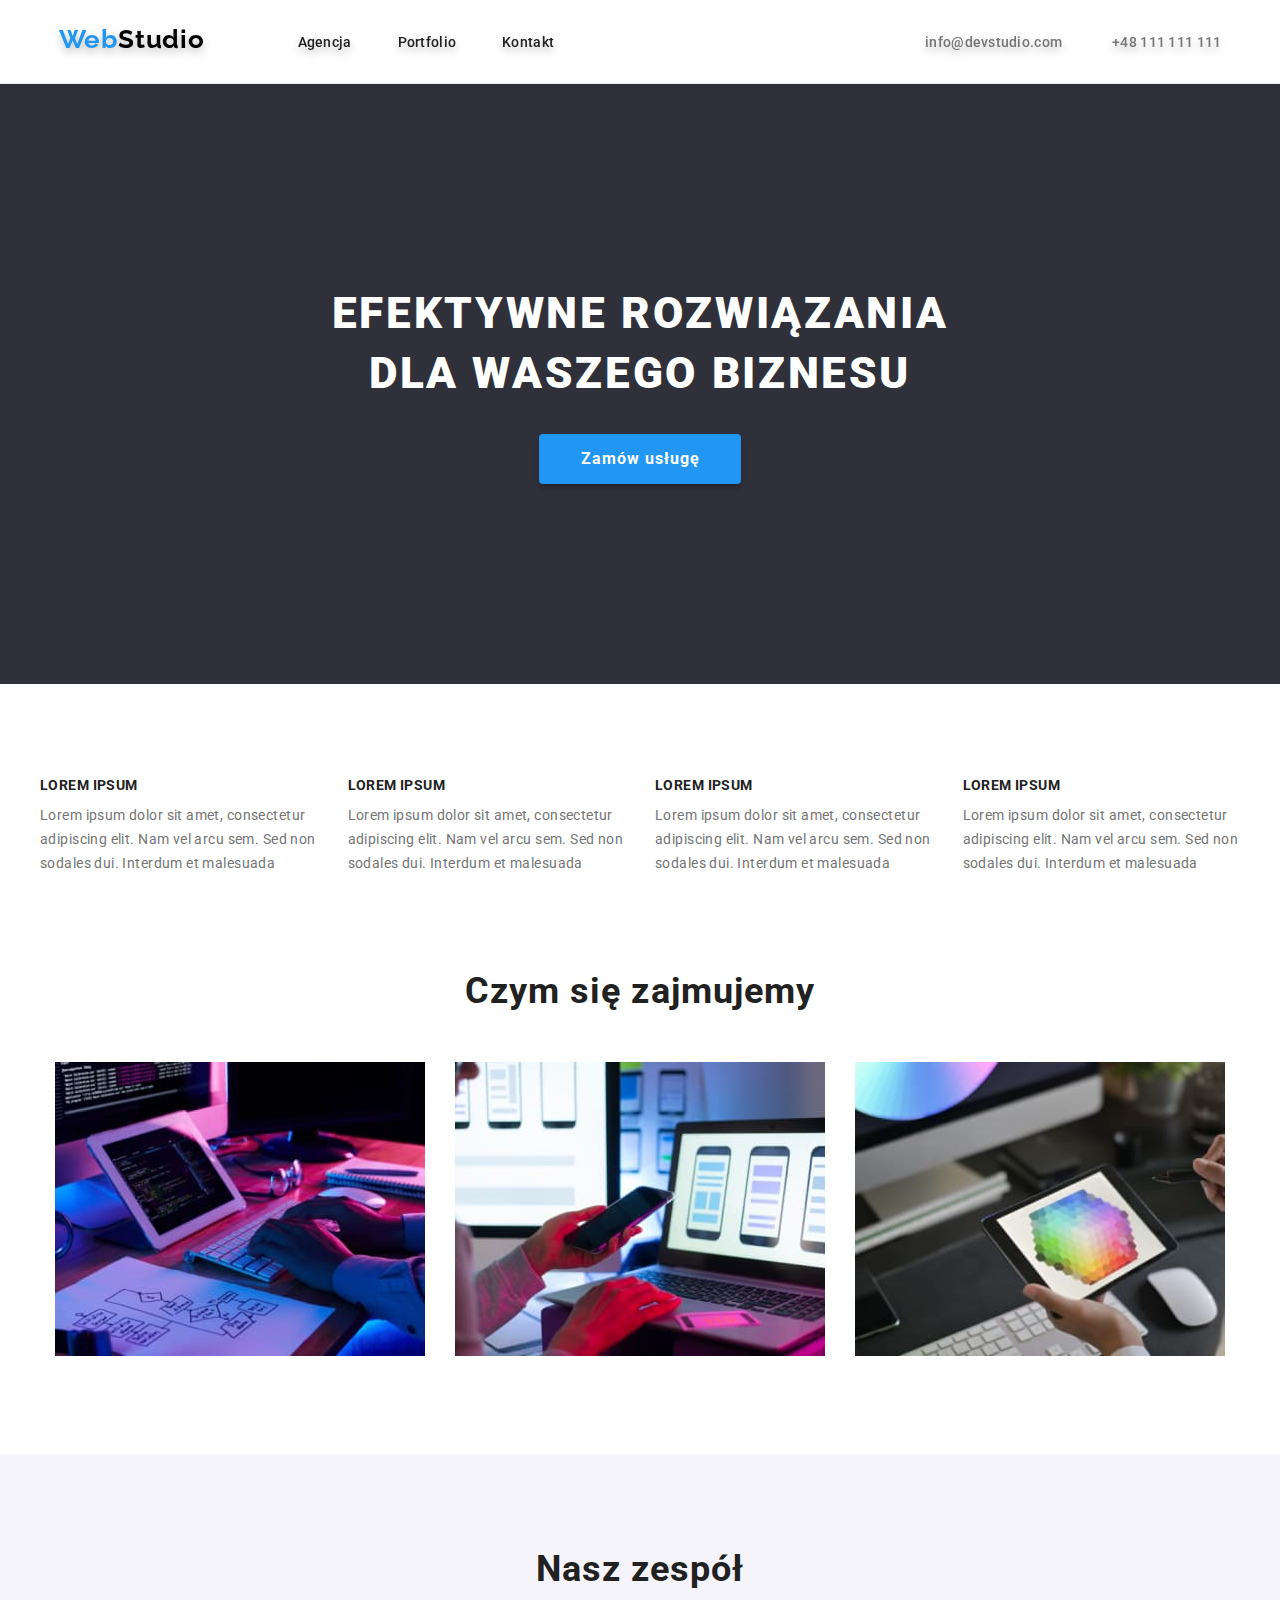
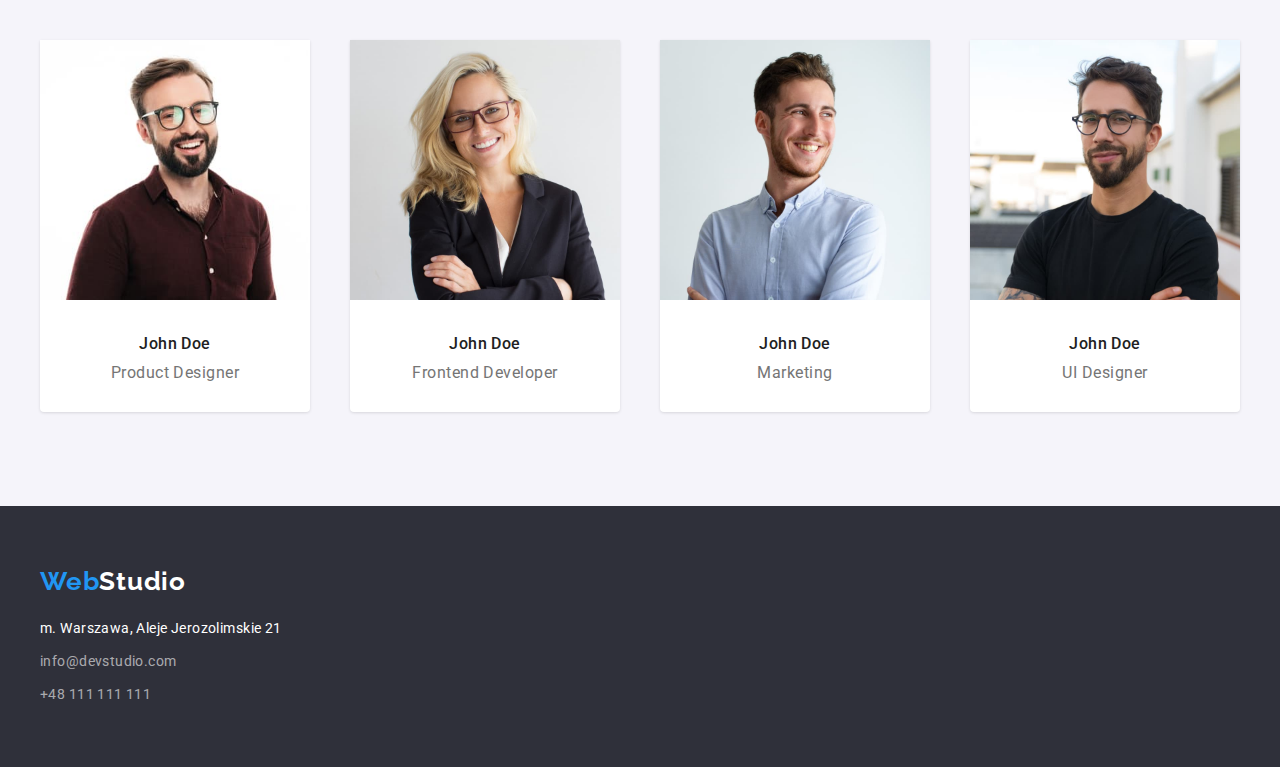
<file: index.html>
<!DOCTYPE html>
<html lang="pl">
  <head>
    <meta charset="UTF-8" />
    <meta http-equiv="X-UA-Compatible" content="IE=edge" />
    <meta
      name="description"
      content="Strona internetowa dotycząca rozwiązań biznesowych"
    />
    <title>Studio</title>
    <link rel="preconnect" href="https://fonts.googleapis.com" />
    <link rel="preconnect" href="https://fonts.gstatic.com" crossorigin />
    <link
      href="https://fonts.googleapis.com/css2?family=Raleway:wght@700&family=Roboto:wght@400;500;700;900&display=swap"
      rel="stylesheet"
    />
    <link
      rel="stylesheet"
      href="https://cdnjs.cloudflare.com/ajax/libs/modern-normalize/1.1.0/modern-normalize.min.css"
      integrity="sha512-wpPYUAdjBVSE4KJnH1VR1HeZfpl1ub8YT/NKx4PuQ5NmX2tKuGu6U/JRp5y+Y8XG2tV+wKQpNHVUX03MfMFn9Q=="
      crossorigin="anonymous"
      referrerpolicy="no-referrer"
    />
    <link href="./css/style.css" rel="stylesheet" />
  </head>
  <body>
    <header class="page-header">
      <div class="container">
        <div class="logo-box-header">
          <a class="logo" href="#">
            <span class="logo-style">Web</span>Studio</a
          >
        </div>
        <nav class="navigation">
          <ul class="menu">
            <li><a class="link" href="#">Agencja</a></li>
            <li><a class="link" href="./portfolio.html">Portfolio</a></li>
            <li><a class="link" href="#">Kontakt</a></li>
          </ul>
        </nav>
        <ul class="contact-list">
          <li>
            <a class="contact" href="mailto:info@devstudio.com"
              >info@devstudio.com</a
            >
          </li>
          <li>
            <a class="contact" href="tel:+48111111111">+48 111 111 111</a>
          </li>
        </ul>
      </div>
    </header>
    <main>
      <section class="section-1-main-page section">
        <div class="container">
          <div>
            <div class="h1-box">
              <h1 class="h1-style-main-page">
                EFEKTYWNE ROZWIĄZANIA DLA WASZEGO BIZNESU
              </h1>
            </div>
            <div class="button-box">
              <button class="button-main-page" type="button">
                Zamów usługę
              </button>
            </div>
          </div>
        </div>
      </section>
      <section class="section-2-main-page section">
        <div class="container">
          <ul class="text-list">
            <li>
              <h4 class="title-main-page">LOREM IPSUM</h4>
              <p class="text-main-page">
                Lorem ipsum dolor sit amet, consectetur adipiscing elit. Nam vel
                arcu sem. Sed non sodales dui. Interdum et malesuada
              </p>
            </li>
            <li>
              <h4 class="title-main-page">LOREM IPSUM</h4>
              <p class="text-main-page">
                Lorem ipsum dolor sit amet, consectetur adipiscing elit. Nam vel
                arcu sem. Sed non sodales dui. Interdum et malesuada
              </p>
            </li>
            <li>
              <h4 class="title-main-page">LOREM IPSUM</h4>
              <p class="text-main-page">
                Lorem ipsum dolor sit amet, consectetur adipiscing elit. Nam vel
                arcu sem. Sed non sodales dui. Interdum et malesuada
              </p>
            </li>
            <li>
              <h4 class="title-main-page">LOREM IPSUM</h4>
              <p class="text-main-page">
                Lorem ipsum dolor sit amet, consectetur adipiscing elit. Nam vel
                arcu sem. Sed non sodales dui. Interdum et malesuada
              </p>
            </li>
          </ul>
        </div>
      </section>
      <section class="section">
        <div class="container">
          <div class="section-what-we-do">
            <div class="h2-box">
              <h2 class="h2-style-main-page">Czym się zajmujemy</h2>
            </div>
            <ul class="images-list">
              <li>
                <img
                  src="./images/img1.jpg"
                  alt="Programista pracuje przy swoim stanowisku"
                  width="370"
                  height="294"
                />
              </li>
              <li>
                <img
                  src="./images/img2.jpg"
                  alt="Projektant Web UI opracowuje aplikację na smartfony"
                  width="370"
                  height="294"
                />
              </li>
              <li>
                <img
                  src="./images/img3.jpg"
                  alt="Dobór kolorów na tablecie graficznym"
                  width="370"
                  height="294"
                />
              </li>
            </ul>
          </div>
        </div>
      </section>
      <section class="section-4-main-page">
        <div class="container">
          <div class="section">
            <div class="h2-box-team">
              <h2 class="h2-style-main-page">Nasz zespół</h2>
            </div>
            <ul class="profile-list">
              <li>
                <figure class="profile-box">
                  <img
                    src="./images/img4.jpg"
                    alt="Zdjęcie członka zespołu imieniem John Doe"
                    width="270"
                    height="260"
                  />
                  <figcaption class="figcaption">
                    <p class="figcaption-name-main-page">John Doe</p>
                    <p class="figcaption-position-main-page">
                      Product Designer
                    </p>
                  </figcaption>
                </figure>
              </li>
              <li>
                <figure class="profile-box">
                  <img
                    src="./images/img5.jpg"
                    alt="Zdjęcie członka zespołu imieniem John Doe"
                    width="270"
                    height="260"
                  />
                  <figcaption class="figcaption">
                    <p class="figcaption-name-main-page">John Doe</p>
                    <p class="figcaption-position-main-page">
                      Frontend Developer
                    </p>
                  </figcaption>
                </figure>
              </li>
              <li>
                <figure class="profile-box">
                  <img
                    src="./images/img6.jpg"
                    alt="Zdjęcie członka zespołu imieniem John Doe"
                    width="270"
                    height="260"
                  />
                  <figcaption class="figcaption">
                    <p class="figcaption-name-main-page">John Doe</p>
                    <p class="figcaption-position-main-page">Marketing</p>
                  </figcaption>
                </figure>
              </li>
              <li>
                <figure class="profile-box">
                  <img
                    src="./images/img7.jpg"
                    alt="Zdjęcie członka zespołu imieniem John Doe"
                    width="270"
                    height="260"
                  />
                  <figcaption class="figcaption">
                    <p class="figcaption-name-main-page">John Doe</p>
                    <p class="figcaption-position-main-page">UI Designer</p>
                  </figcaption>
                </figure>
              </li>
            </ul>
          </div>
        </div>
      </section>
    </main>
    <footer class="footer-style">
      <div class="container">
        <div class="footer-box">
          <div class="logo-box-footer">
            <a class="logo-footer" href="#">
              <span class="logo-style">Web</span>Studio</a
            >
          </div>
          <address class="address-box">
            <p class="address-style">m. Warszawa, Aleje Jerozolimskie 21</p>
            <p>
              <a class="contact-footer" href="mailto:info@devstudio.com"
                >info@devstudio.com</a
              >
            </p>
            <p>
              <a class="contact-footer" href="tel:+48111111111"
                >+48 111 111 111</a
              >
            </p>
          </address>
        </div>
      </div>
    </footer>
  </body>
</html>
</file>
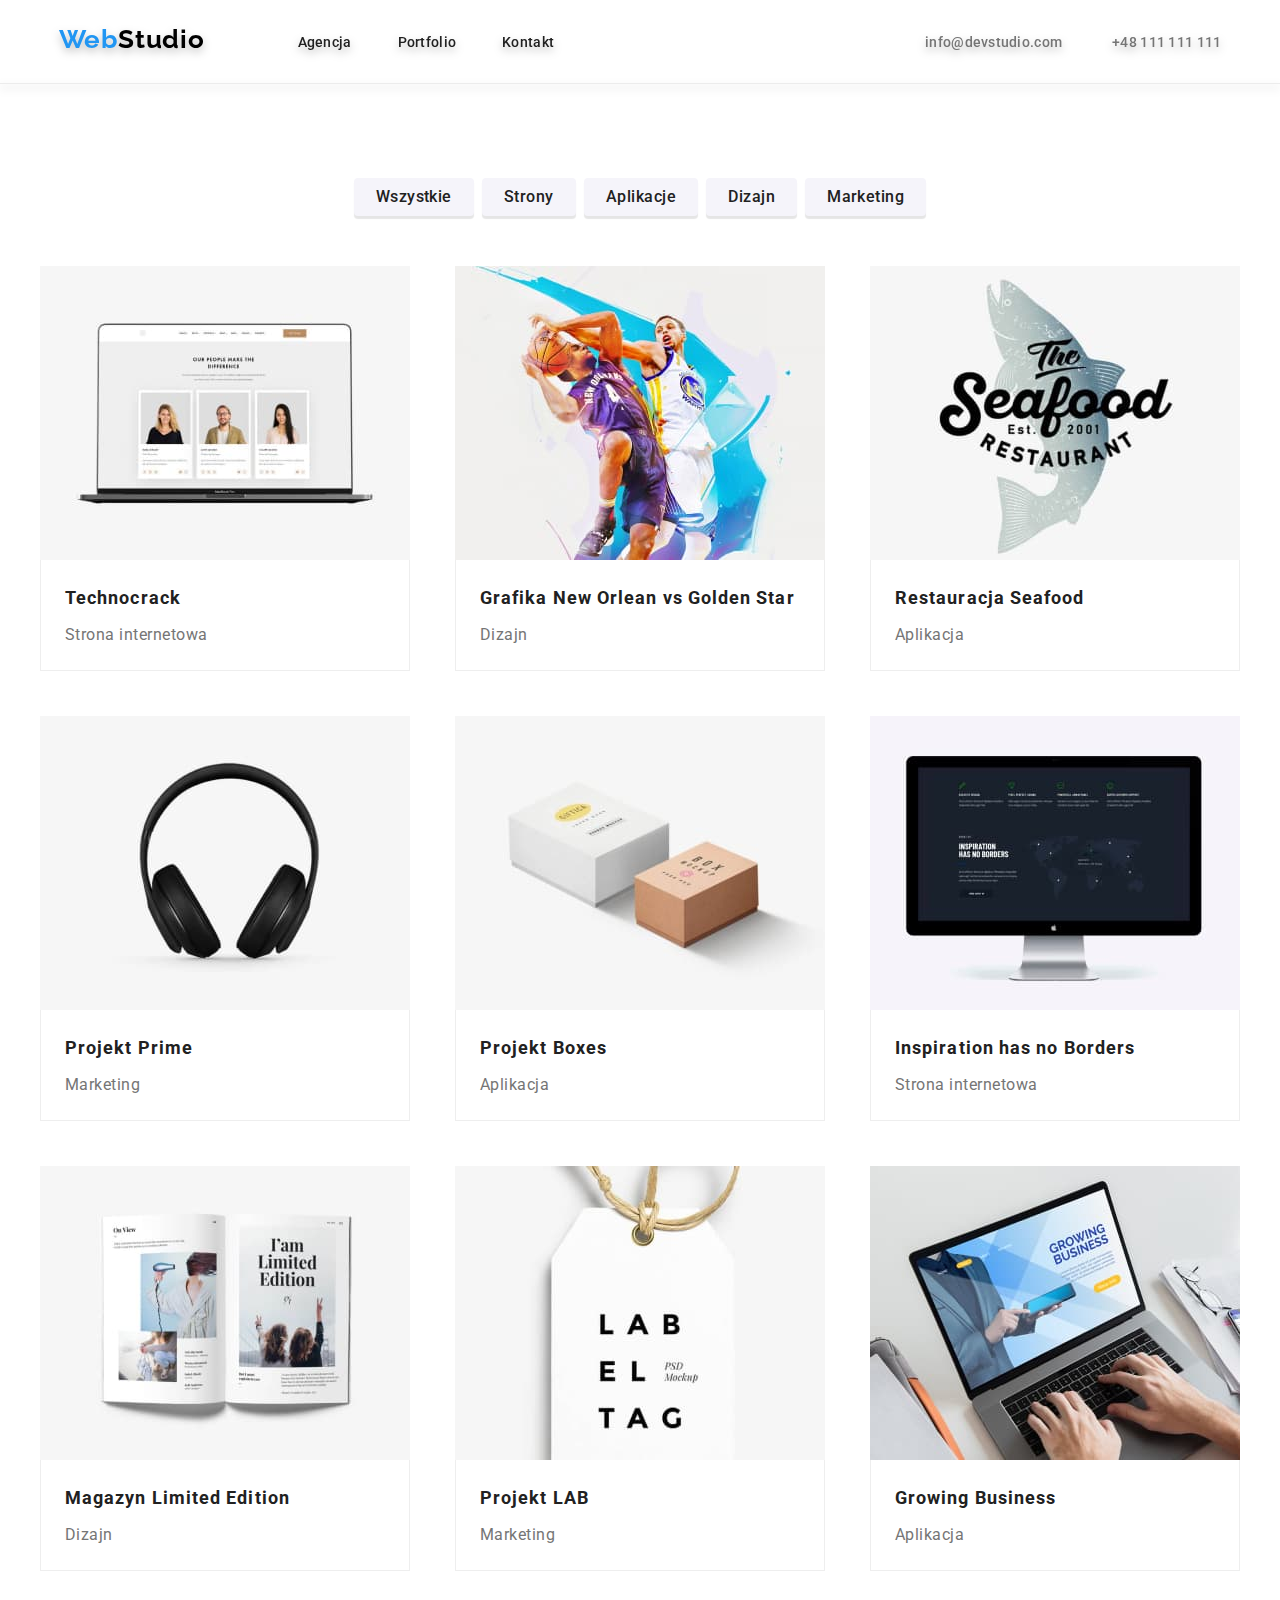
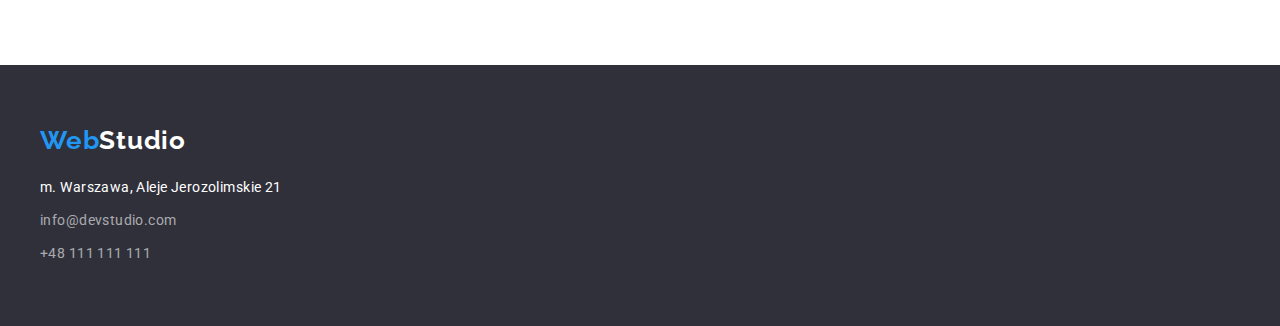
<file: portfolio.html>
<!DOCTYPE html>
<html lang="pl">
  <head>
    <meta charset="UTF-8" />
    <meta http-equiv="X-UA-Compatible" content="IE=edge" />
    <meta name="viewport" content="width=device-width, initial-scale=1.0" />
    <title>Portfolio</title>
    <link rel="preconnect" href="https://fonts.googleapis.com" />
    <link rel="preconnect" href="https://fonts.gstatic.com" crossorigin />
    <link
      href="https://fonts.googleapis.com/css2?family=Raleway:wght@700&family=Roboto:wght@400;500;700;900&display=swap"
      rel="stylesheet"
    />
    <link
      rel="stylesheet"
      href="https://cdnjs.cloudflare.com/ajax/libs/modern-normalize/1.1.0/modern-normalize.min.css"
      integrity="sha512-wpPYUAdjBVSE4KJnH1VR1HeZfpl1ub8YT/NKx4PuQ5NmX2tKuGu6U/JRp5y+Y8XG2tV+wKQpNHVUX03MfMFn9Q=="
      crossorigin="anonymous"
      referrerpolicy="no-referrer"
    />
    <link href="./css/style.css" rel="stylesheet" />
  </head>
  <body>
    <header class="page-header">
      <div class="container">
        <div class="logo-box-header">
          <a class="logo" href="./index.html">
            <span class="logo-style">Web</span>Studio</a
          >
        </div>
        <nav class="navigation">
          <ul class="menu">
            <li><a class="link" href="./index.html">Agencja</a></li>
            <li><a class="link" href="#">Portfolio</a></li>
            <li><a class="link" href="#">Kontakt</a></li>
          </ul>
        </nav>
        <ul class="contact-list">
          <li>
            <a class="contact" href="mailto:info@devstudio.com"
              >info@devstudio.com</a
            >
          </li>
          <li>
            <a class="contact" href="tel:+48111111111">+48 111 111 111</a>
          </li>
        </ul>
      </div>
    </header>
    <main class="section">
      <div class="container">
        <div>
          <div>
            <ul class="filters">
              <li>
                <button class="filter-1 button" type="button">Wszystkie</button>
              </li>
              <li>
                <button class="filter-2 button" type="button">Strony</button>
              </li>
              <li>
                <button class="filter-3 button" type="button">Aplikacje</button>
              </li>
              <li>
                <button class="filter-4 button" type="button">Dizajn</button>
              </li>
              <li>
                <button class="filter-5 button" type="button">Marketing</button>
              </li>
            </ul>
          </div>
          <div>
            <ul class="projects">
              <li>
                <article class="card">
                  <img
                    src="./images/images-porfolio/techno.jpg"
                    alt="Zdjęcie laptopa z wyświetloną stroną internetową"
                    width="370"
                    height="294"
                  />
                  <div class="card-text-border">
                    <div class="card-text">
                      <h3 class="title-portfolio">Technocrack</h3>
                      <p class="category-portfolio">Strona internetowa</p>
                    </div>
                  </div>
                </article>
              </li>
              <li>
                <article class="card">
                  <img
                    src="./images/images-porfolio/grafika.jpg"
                    alt="Zdjęcie dwóch koszykarzy"
                    width="370"
                    height="294"
                  />
                  <div class="card-text-border">
                    <div class="card-text">
                      <h3 class="title-portfolio">
                        Grafika New Orlean vs Golden Star
                      </h3>
                      <p class="category-portfolio">Dizajn</p>
                    </div>
                  </div>
                </article>
              </li>
              <li>
                <article class="card">
                  <img
                    src="./images/images-porfolio/restauracja.jpg"
                    alt="Logo restauracji"
                    width="370"
                    height="294"
                  />
                  <div class="card-text-border">
                    <div class="card-text">
                      <h3 class="title-portfolio">Restauracja Seafood</h3>
                      <p class="category-portfolio">Aplikacja</p>
                    </div>
                  </div>
                </article>
              </li>
              <li>
                <article class="card">
                  <img
                    src="./images/images-porfolio/prime.jpg"
                    alt="Headphone"
                    width="370"
                    height="294"
                  />
                  <div class="card-text-border">
                    <div class="card-text">
                      <h3 class="title-portfolio">Projekt Prime</h3>
                      <p class="category-portfolio">Marketing</p>
                    </div>
                  </div>
                </article>
              </li>
              <li>
                <article class="card">
                  <img
                    src="./images/images-porfolio/boxes.jpg"
                    alt="Dwa małe pudełka"
                    width="370"
                    height="294"
                  />
                  <div class="card-text-border">
                    <div class="card-text">
                      <h3 class="title-portfolio">Projekt Boxes</h3>
                      <p class="category-portfolio">Aplikacja</p>
                    </div>
                  </div>
                </article>
              </li>
              <li>
                <article class="card">
                  <img
                    src="./images/images-porfolio/inspiration.jpg"
                    alt="Zdjęcie monitora z wyświetloną stroną internetową"
                    width="370"
                    height="294"
                  />
                  <div class="card-text-border">
                    <div class="card-text">
                      <h3 class="title-portfolio">
                        Inspiration has no Borders
                      </h3>
                      <p class="category-portfolio">Strona internetowa</p>
                    </div>
                  </div>
                </article>
              </li>
              <li>
                <article class="card">
                  <img
                    src="./images/images-porfolio/magazyn.jpg"
                    alt="Zdjęcie magazynu"
                    width="370"
                    height="294"
                  />
                  <div class="card-text-border">
                    <div class="card-text">
                      <h3 class="title-portfolio">Magazyn Limited Edition</h3>
                      <p class="category-portfolio">Dizajn</p>
                    </div>
                  </div>
                </article>
              </li>
              <li>
                <article class="card">
                  <img
                    src="./images/images-porfolio/lab.jpg"
                    alt="Zdjęcie etykietki"
                    width="370"
                    height="294"
                  />
                  <div class="card-text-border">
                    <div class="card-text">
                      <h3 class="title-portfolio">Projekt LAB</h3>
                      <p class="category-portfolio">Marketing</p>
                    </div>
                  </div>
                </article>
              </li>
              <li>
                <article class="card">
                  <img
                    src="./images/images-porfolio/growing.jpg"
                    alt="Osoba pisząca na klawiaturze laptopa z wyświetloną stroną internetową Growing Business"
                    width="370"
                    height="294"
                  />
                  <div class="card-text-border">
                    <div class="card-text">
                      <h3 class="title-portfolio">Growing Business</h3>
                      <p class="category-portfolio">Aplikacja</p>
                    </div>
                  </div>
                </article>
              </li>
            </ul>
          </div>
        </div>
      </div>
    </main>
    <footer class="footer-style">
      <div class="container">
        <div class="footer-box">
          <div class="logo-box-footer">
            <a class="logo-footer" href="./index.html">
              <span class="logo-style">Web</span>Studio</a
            >
          </div>
          <address class="address-box">
            <p class="address-style">m. Warszawa, Aleje Jerozolimskie 21</p>
            <p class="mail-footer">
              <a class="contact-footer" href="mailto:info@devstudio.com"
                >info@devstudio.com</a
              >
            </p>
            <p class="tel-footer">
              <a class="contact-footer" href="tel:+48111111111"
                >+48 111 111 111</a
              >
            </p>
          </address>
        </div>
      </div>
    </footer>
  </body>
</html>
</file>
<file: css/style.css>
* {
  margin: 0;
  padding: 0;
}
:root {
  --main-text-color: #212121;
  --color-hover: #2196f3;
  --color-logo-header: #000;
  --color-text-primary: #757575;
  --color-text-secondary: #fff;
  --color-background-primary: #2f303a;
  --color-contact-footer: #fff9;
  --color-background-secondary: #f5f4fa;
}
body {
  font-family: "Roboto", sans-serif;
  color: var(--main-text-color);
}
.container {
  max-width: 1200px;
  margin: 0 auto;
  display: flex;
}
.page-header {
  display: flex;
  align-items: center;
  border-bottom: 1px solid #ececec;
  filter: drop-shadow(0px 4px 4px rgba(0, 0, 0, 0.25));
}
.logo-box-header {
  padding-top: 24px;
  padding-bottom: 25px;
}
.navigation {
  display: flex;
  align-items: center;
  padding-top: 32px;
  padding-bottom: 32px;
}
.menu {
  display: flex;
  gap: 46px;
  list-style-type: none;
  margin-left: 93px;
}
.contact-list {
  display: flex;
  align-items: center;
  list-style-type: none;
  gap: 50px;
  margin-left: 371px;
}
.logo {
  font-family: "Raleway";
  font-weight: 700;
  font-size: 26px;
  line-height: 1.19;
  letter-spacing: 0.03em;
  text-decoration: none;
  color: var(--color-logo-header);
}
.logo-style {
  color: var(--color-hover);
}
body .link {
  font-weight: 500;
  font-size: 14px;
  line-height: 1.14;
  letter-spacing: 0.02em;
  text-decoration: none;
  color: inherit;
}
.link:hover,
.link:focus {
  color: var(--color-hover);
}
.contact {
  font-weight: 500;
  font-size: 14px;
  line-height: 1.14;
  letter-spacing: 0.02em;
  color: var(--color-text-primary);
  text-decoration: none;
}
.contact:hover,
.contact:focus {
  color: var(--color-hover);
}
.section {
  padding-top: 94px;
  padding-bottom: 94px;
}
.filters {
  list-style-type: none;
  display: flex;
  gap: 8px;
  margin-bottom: 50px;
  justify-content: center;
}
body .button {
  font-family: inherit;
  font-weight: 500;
  font-size: 16px;
  line-height: 1.63;
  text-align: center;
  letter-spacing: 0.03em;
  color: inherit;
  cursor: pointer;
  background-color: var(--color-background-secondary);
  box-shadow: 0px 2px 2px 0px #0000001f;
  box-shadow: 0px 1px 2px 0px #00000014;
  box-shadow: 0px 3px 1px 0px #0000001a;
  border-radius: 4px;
  border: none;
  padding-bottom: 6px;
  padding-top: 6px;
  padding-left: 22px;
  padding-right: 22px;
}
.button:hover,
.button:focus {
  background-color: var(--color-hover);
  color: var(--color-text-secondary);
}
.projects {
  display: flex;
  flex-wrap: wrap;
  gap: 45px;
  list-style-type: none;
}
.card {
  flex-basis: calc((100%-90px) / 3);
  display: flex;
  flex-direction: column;
}
.card-text-border {
  border-right: 1px solid #eee;
  border-bottom: 1px solid #eee;
  border-left: 1px solid #eee;
  padding-bottom: 20px;
}
.card-text {
  display: flex;
  flex-direction: column;
  gap: 4px;
  padding-top: 20px;
  padding-left: 24px;
}
.title-portfolio {
  font-size: 18px;
  line-height: 2;
  letter-spacing: 0.06em;
}
.category-portfolio {
  font-size: 16px;
  line-height: 1.88;
  letter-spacing: 0.03em;
  color: var(--color-text-primary);
}
.footer-style {
  background-color: var(--color-background-primary);
}
.footer-box {
  padding-top: 60px;
  padding-bottom: 60px;
}
.logo-box-footer {
  margin-bottom: 20px;
}
.logo-footer {
  font-family: "Raleway";
  font-weight: 700;
  font-size: 26px;
  line-height: 1.19;
  letter-spacing: 0.03em;
  text-decoration: none;
  color: var(--color-text-secondary);
}
.address-box {
  display: flex;
  flex-direction: column;
  gap: 9px;
}
.address-style {
  font-style: normal;
  font-size: 14px;
  line-height: 1.71;
  letter-spacing: 0.03em;
  color: var(--color-text-secondary);
}
.contact-footer {
  font-style: normal;
  font-size: 14px;
  line-height: 1.71;
  letter-spacing: 0.03em;
  text-decoration: none;
  color: var(--color-contact-footer);
}
.contact-footer:hover,
.contact-footer:focus {
  color: var(--color-hover);
}
.section-1-main-page {
  background-color: var(--color-background-primary);
  padding-top: 200px;
  padding-bottom: 200px;
}
.h1-box {
  padding-right: 252px;
  margin-bottom: 30px;
  padding-left: 252px;
}
.h1-style-main-page {
  font-weight: 900;
  font-size: 44px;
  line-height: 1.36;
  text-align: center;
  letter-spacing: 0.06em;
  text-transform: uppercase;
  color: var(--color-text-secondary);
}
.button-box {
  display: flex;
  justify-content: center;
}
body .button-main-page {
  font-family: inherit;
  font-weight: 700;
  font-size: 16px;
  line-height: 1.88;
  text-align: center;
  letter-spacing: 0.06em;
  color: var(--color-text-secondary);
  background-color: var(--color-hover);
  cursor: pointer;
  padding-top: 10px;
  padding-right: 41px;
  padding-bottom: 10px;
  padding-left: 42px;
  border-radius: 4px;
  border: none;
  box-shadow: 0px 4px 4px 0px #00000040;
}
.section-2-main-page {
  padding-bottom: 0;
}
.text-list {
  list-style-type: none;
  display: flex;
  gap: 30px;
}
.title-main-page {
  font-size: 14px;
  line-height: 1.14;
  letter-spacing: 0.03em;
  text-transform: uppercase;
  margin-bottom: 10px;
}
.text-main-page {
  font-size: 14px;
  line-height: 1.71;
  letter-spacing: 0.03em;
  color: var(--color-text-primary);
}
.section-what-we-do {
  display: flex;
  flex-direction: column;
  margin: 0 auto;
}
.h2-box {
  margin-bottom: 50px;
}
.h2-style-main-page {
  font-size: 36px;
  line-height: 1.17;
  text-align: center;
  letter-spacing: 0.03em;
}
.images-list {
  list-style-type: none;
  display: flex;
  gap: 30px;
}
.section-4-main-page {
  background-color: var(--color-background-secondary);
}
.h2-box-team {
  margin-bottom: 50px;
}
.profile-list {
  list-style-type: none;
  display: flex;
  gap: 40px;
}
.profile-box {
  box-shadow: 0px 2px 1px 0px #00000033;
  box-shadow: 0px 1px 1px 0px #00000024;
  box-shadow: 0px 1px 3px 0px #0000001f;
  border-radius: 0px 0px 4px 4px;
  background-color: var(--color-text-secondary);
}
.figcaption {
  display: flex;
  flex-direction: column;
  gap: 10px;
  padding-top: 30px;
  padding-bottom: 30px;
}
.figcaption-name-main-page {
  font-weight: 500;
  font-size: 16px;
  line-height: 1.19;
  text-align: center;
  letter-spacing: 0.03em;
}
.figcaption-position-main-page {
  font-size: 16px;
  line-height: 1.19;
  text-align: center;
  letter-spacing: 0.03em;
  color: var(--color-text-primary);
}
</file>
